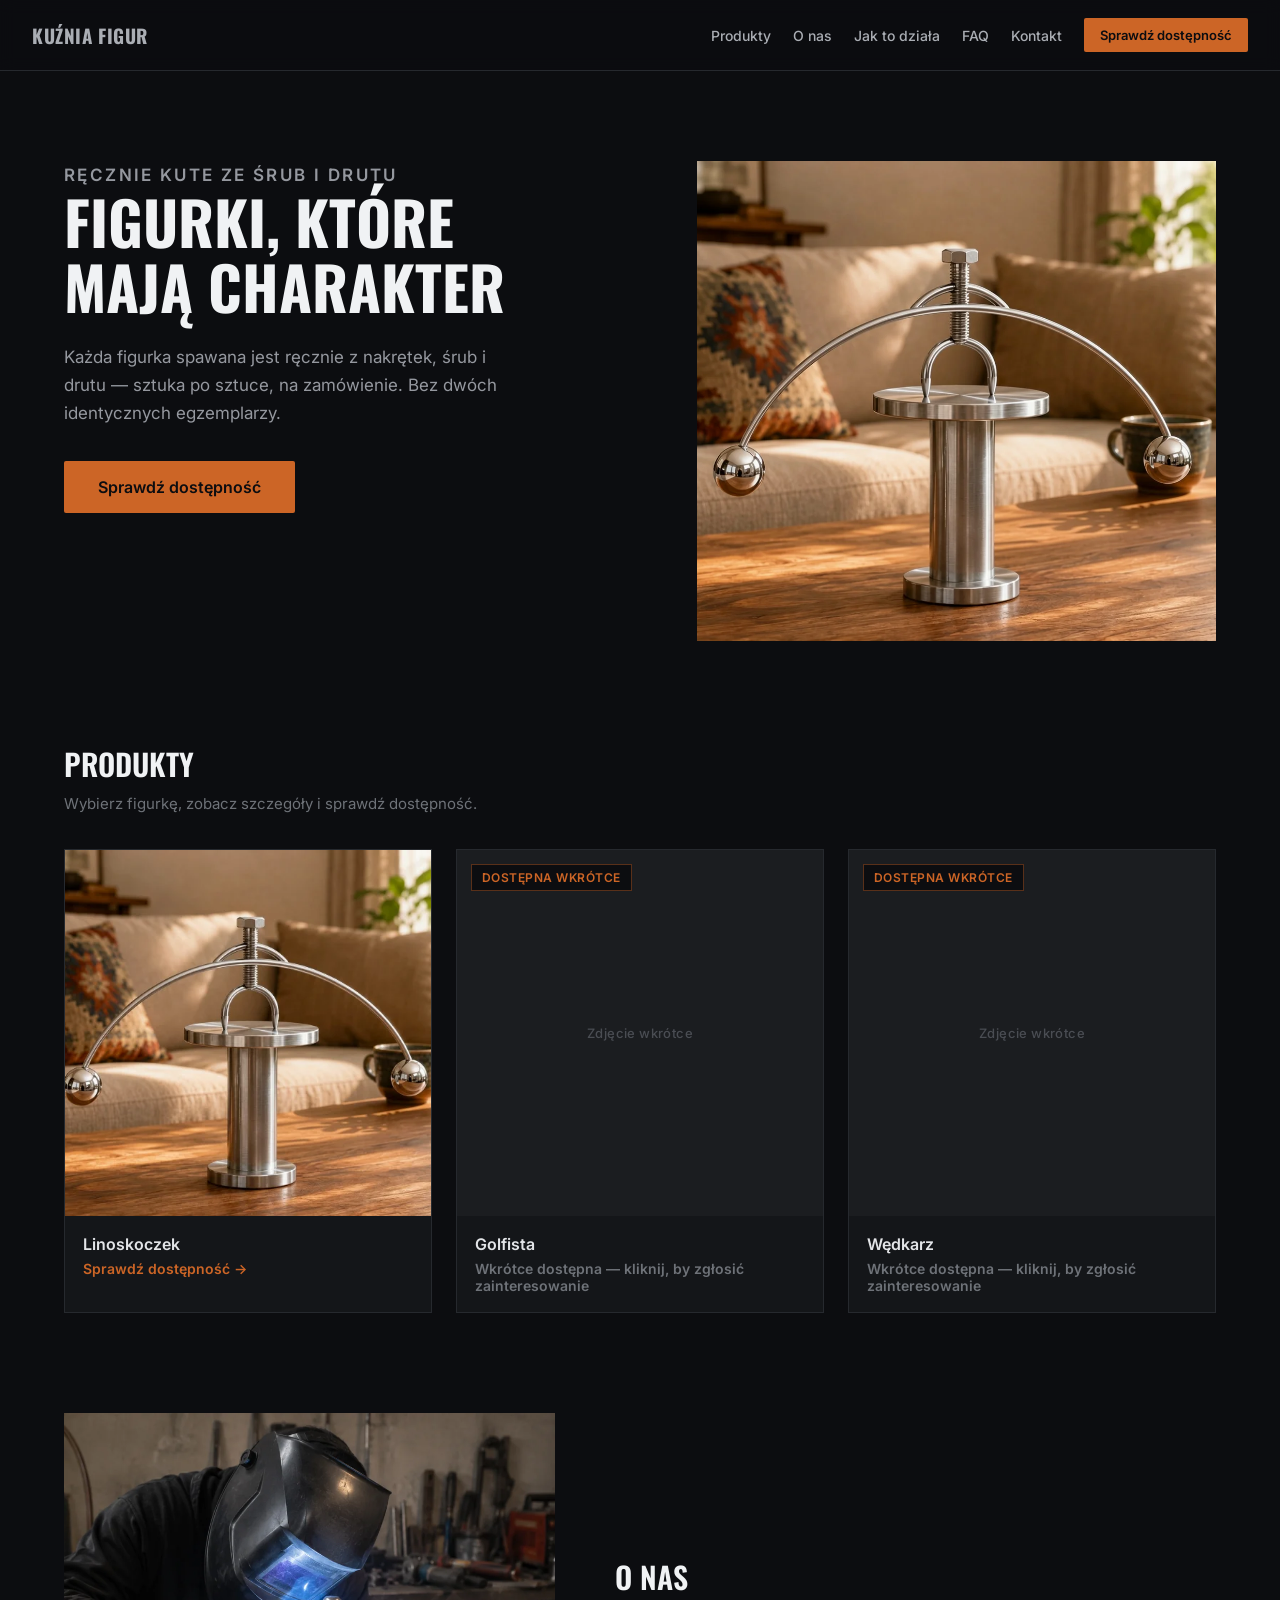
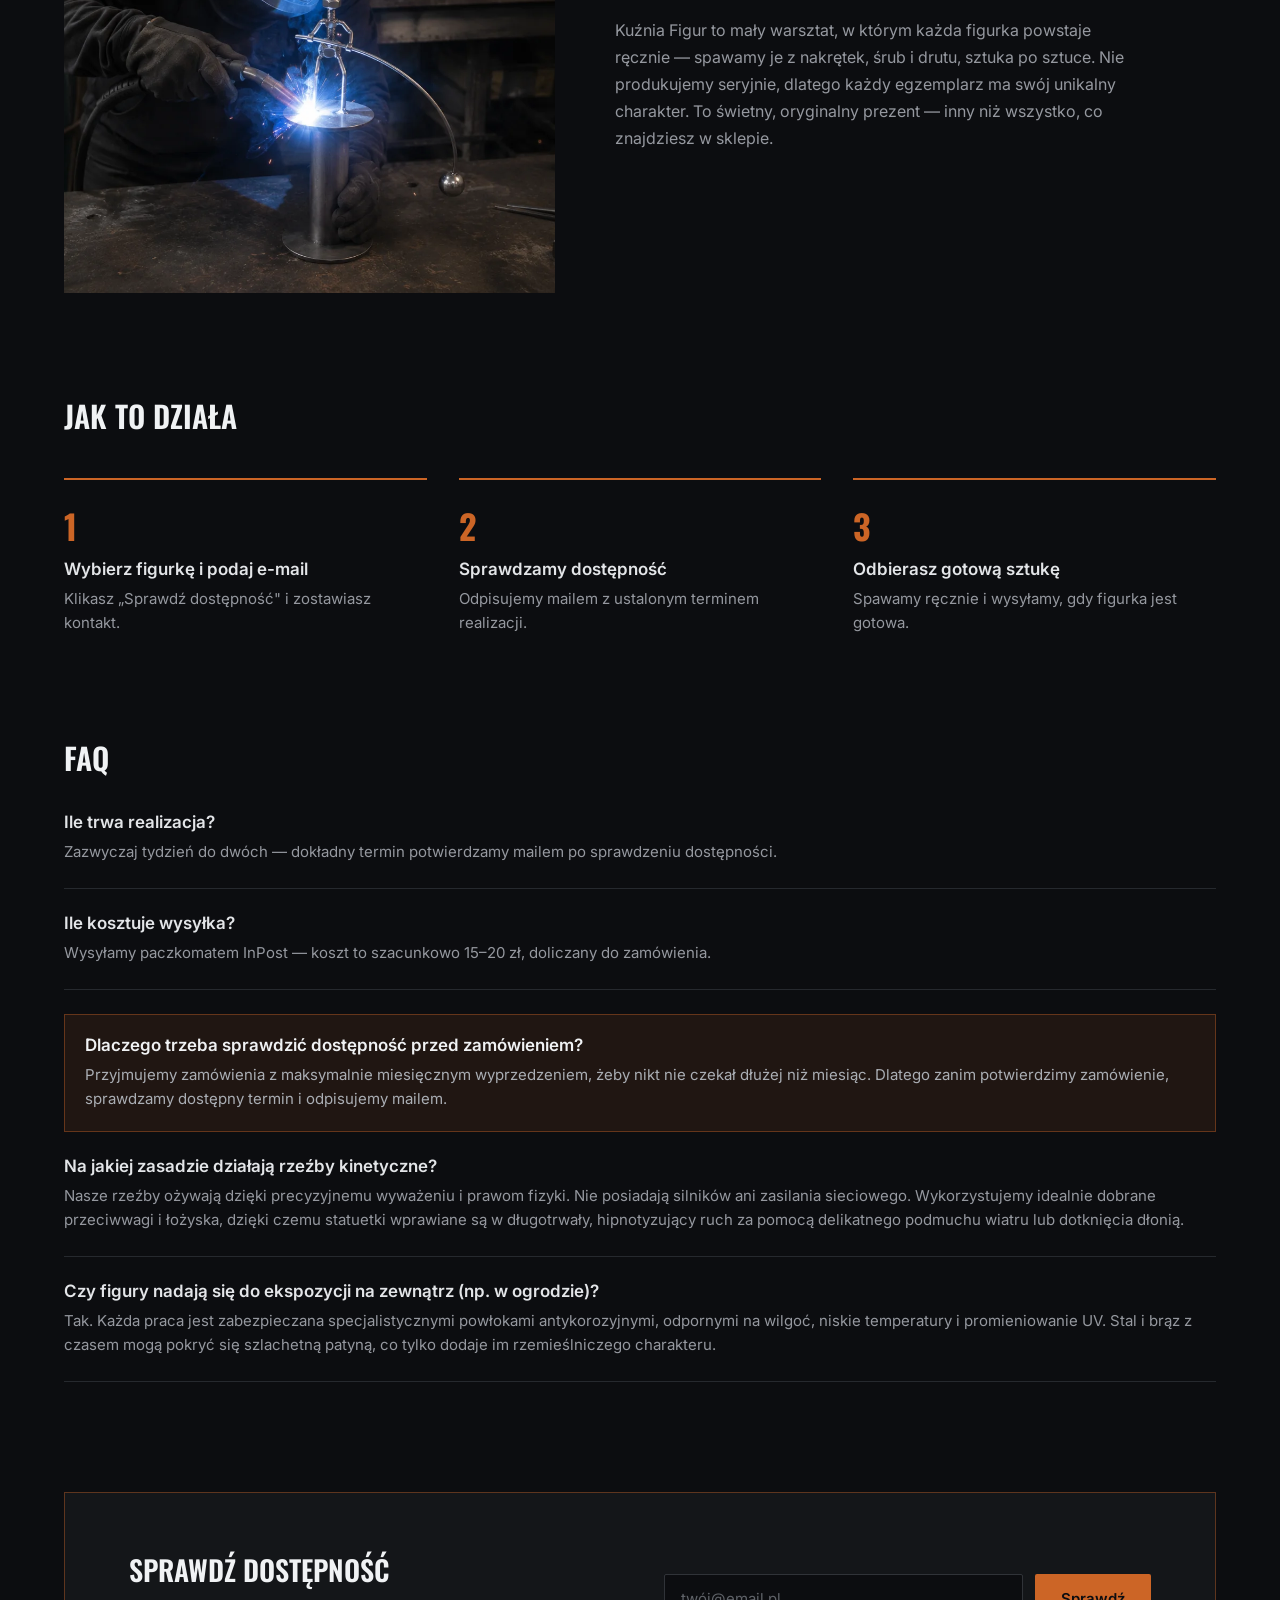
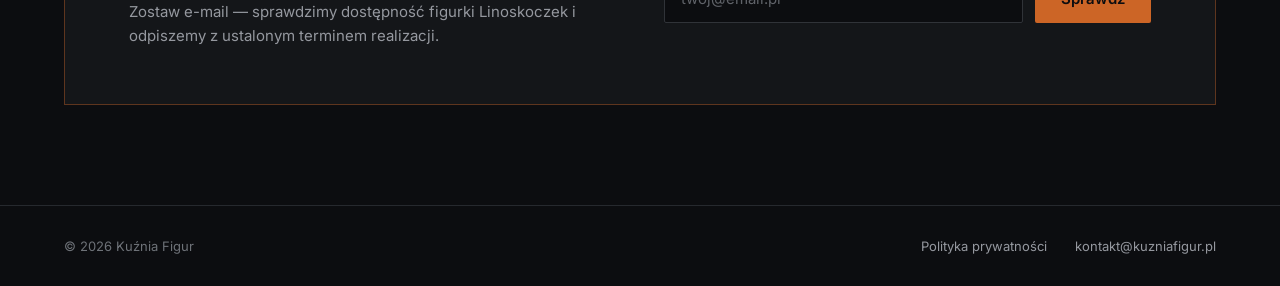
<file: index.html>
<!doctype html>
<html lang="pl">
  <head>
    <meta charset="utf-8" />
    <meta name="viewport" content="width=device-width, initial-scale=1" />
    <title>Kuźnia Figur — ręcznie kute figurki kinetyczne ze stali</title>
    <meta
      name="description"
      content="Ręcznie spawane figurki kinetyczne z nakrętek, śrub i drutu — sztuka po sztuce, na zamówienie. Sprawdź dostępność i zamów oryginalny prezent."
    />
    <link rel="canonical" href="https://kuzniafigur.pl/" />

    <meta property="og:type" content="website" />
    <meta property="og:locale" content="pl_PL" />
    <meta
      property="og:title"
      content="Kuźnia Figur — ręcznie kute figurki kinetyczne ze stali"
    />
    <meta
      property="og:description"
      content="Ręcznie spawane figurki kinetyczne z nakrętek, śrub i drutu. Sztuka po sztuce, na zamówienie."
    />
    <meta
      property="og:image"
      content="https://kuzniafigur.pl/images/hero.webp"
    />
    <meta property="og:url" content="https://kuzniafigur.pl/" />
    <meta name="twitter:card" content="summary_large_image" />

    <meta name="theme-color" content="#28241f" />
    <link rel="icon" type="image/svg+xml" href="favicon.svg" />

    <link rel="preconnect" href="https://fonts.googleapis.com" />
    <link rel="preconnect" href="https://fonts.gstatic.com" crossorigin />
    <link
      href="https://fonts.googleapis.com/css2?family=Oswald:wght@400;500;600;700&family=Inter:wght@400;500;600;700&display=swap"
      rel="stylesheet"
    />
    <link rel="stylesheet" href="styles.css" />

    <script>
      window.dataLayer = window.dataLayer || [];
      function gtag() {
        dataLayer.push(arguments);
      }
      gtag("js", new Date());
      gtag("config", "G-BTCXJ7RS1F");
    </script>
    <script
      async
      src="https://www.googletagmanager.com/gtag/js?id=G-BTCXJ7RS1F"
    ></script>

    <script type="application/ld+json">
      {
        "@context": "https://schema.org",
        "@type": "Organization",
        "name": "Kuźnia Figur",
        "url": "https://kuzniafigur.pl/",
        "logo": "https://kuzniafigur.pl/favicon.svg",
        "email": "kontakt@kuzniafigur.pl",
        "description": "Warsztat ręcznie spawający figurki kinetyczne z nakrętek, śrub i drutu, na zamówienie."
      }
    </script>
    <script type="application/ld+json">
      {
        "@context": "https://schema.org",
        "@type": "FAQPage",
        "mainEntity": [
          {
            "@type": "Question",
            "name": "Ile trwa realizacja?",
            "acceptedAnswer": {
              "@type": "Answer",
              "text": "Zazwyczaj tydzień do dwóch — dokładny termin potwierdzamy mailem po sprawdzeniu dostępności."
            }
          },
          {
            "@type": "Question",
            "name": "Ile kosztuje wysyłka?",
            "acceptedAnswer": {
              "@type": "Answer",
              "text": "Wysyłamy paczkomatem InPost — koszt to szacunkowo 15–20 zł, doliczany do zamówienia."
            }
          },
          {
            "@type": "Question",
            "name": "Dlaczego trzeba sprawdzić dostępność przed zamówieniem?",
            "acceptedAnswer": {
              "@type": "Answer",
              "text": "Przyjmujemy zamówienia z maksymalnie miesięcznym wyprzedzeniem, żeby nikt nie czekał dłużej niż miesiąc. Dlatego zanim potwierdzimy zamówienie, sprawdzamy dostępny termin i odpisujemy mailem."
            }
          },
          {
            "@type": "Question",
            "name": "Na jakiej zasadzie działają rzeźby kinetyczne?",
            "acceptedAnswer": {
              "@type": "Answer",
              "text": "Nasze rzeźby ożywają dzięki precyzyjnemu wyważeniu i prawom fizyki. Nie posiadają silników ani zasilania sieciowego. Wykorzystujemy idealnie dobrane przeciwwagi i łożyska, dzięki czemu statuetki wprawiane są w długotrwały, hipnotyzujący ruch za pomocą delikatnego podmuchu wiatru lub dotknięcia dłonią."
            }
          },
          {
            "@type": "Question",
            "name": "Czy figury nadają się do ekspozycji na zewnątrz (np. w ogrodzie)?",
            "acceptedAnswer": {
              "@type": "Answer",
              "text": "Tak. Każda praca jest zabezpieczana specjalistycznymi powłokami antykorozyjnymi, odpornymi na wilgoć, niskie temperatury i promieniowanie UV. Stal i brąz z czasem mogą pokryć się szlachetną patyną, co tylko dodaje im rzemieślniczego charakteru."
            }
          }
        ]
      }
    </script>
  </head>
  <body>
    <a class="skip-link" href="#main">Przejdź do treści</a>

    <header class="nav">
      <a href="#main" class="nav-brand">Kuźnia&nbsp;Figur</a>
      <nav class="nav-links" aria-label="Główna nawigacja">
        <a href="#produkty">Produkty</a>
        <a href="#o-nas">O nas</a>
        <a href="#jak-to-dziala">Jak to działa</a>
        <a href="#faq">FAQ</a>
        <a href="#kontakt">Kontakt</a>
        <a href="#sprawdz-dostepnosc" class="btn btn-nav" data-cta="nav"
          >Sprawdź dostępność</a
        >
      </nav>
    </header>

    <main id="main">
      <div class="container">
        <section class="hero">
          <div>
            <p class="eyebrow">Ręcznie kute ze śrub i drutu</p>
            <h1>Figurki, które<br />mają charakter</h1>
            <p>
              Każda figurka spawana jest ręcznie z nakrętek, śrub i drutu —
              sztuka po sztuce, na zamówienie. Bez dwóch identycznych
              egzemplarzy.
            </p>
            <div style="margin-top: 34px">
              <a href="#sprawdz-dostepnosc" class="btn btn-lg" data-cta="hero"
                >Sprawdź dostępność</a
              >
            </div>
          </div>
          <div class="hero-media">
            <img
              src="images/hero.webp"
              width="1120"
              height="928"
              alt="Figurka kinetyczna Kuźni Figur na stoliku w salonie"
              fetchpriority="high"
            />
          </div>
        </section>

        <section id="produkty" class="products">
          <h2 class="section-title">Produkty</h2>
          <p class="section-subtitle">
            Wybierz figurkę, zobacz szczegóły i sprawdź dostępność.
          </p>
          <div class="product-grid">
            <a
              class="product-card"
              href="linoskoczek.html"
              data-cta="product-card"
            >
              <div class="thumb">
                <img
                  src="images/product-linoskoczek.webp"
                  width="616"
                  height="510"
                  alt="Figurka linoskoczka balansująca na kuli"
                  loading="lazy"
                />
              </div>
              <div class="product-card-body">
                <div class="product-card-name">Linoskoczek</div>
                <div class="product-card-cta">Sprawdź dostępność →</div>
              </div>
            </a>

            <div
              class="product-card coming-soon"
              role="button"
              tabindex="0"
              data-interest="Golfista"
            >
              <span class="badge">Dostępna wkrótce</span>
              <div class="thumb">
                <span class="placeholder-text">Zdjęcie wkrótce</span>
              </div>
              <div class="product-card-body">
                <div class="product-card-name">Golfista</div>
                <div class="product-card-status">
                  Wkrótce dostępna — kliknij, by zgłosić zainteresowanie
                </div>
              </div>
            </div>

            <div
              class="product-card coming-soon"
              role="button"
              tabindex="0"
              data-interest="Wędkarz"
            >
              <span class="badge">Dostępna wkrótce</span>
              <div class="thumb">
                <span class="placeholder-text">Zdjęcie wkrótce</span>
              </div>
              <div class="product-card-body">
                <div class="product-card-name">Wędkarz</div>
                <div class="product-card-status">
                  Wkrótce dostępna — kliknij, by zgłosić zainteresowanie
                </div>
              </div>
            </div>
          </div>
        </section>

        <section id="o-nas" class="about">
          <div class="about-grid">
            <div class="about-media">
              <img
                src="images/about-workshop.webp"
                width="1126"
                height="901"
                alt="Spawanie figurki kinetycznej w warsztacie Kuźni Figur"
                loading="lazy"
              />
            </div>
            <div>
              <h2 class="section-title">O nas</h2>
              <p>
                Kuźnia Figur to mały warsztat, w którym każda figurka powstaje
                ręcznie — spawamy je z nakrętek, śrub i drutu, sztuka po sztuce.
                Nie produkujemy seryjnie, dlatego każdy egzemplarz ma swój
                unikalny charakter. To świetny, oryginalny prezent — inny niż
                wszystko, co znajdziesz w sklepie.
              </p>
            </div>
          </div>
        </section>

        <section id="jak-to-dziala" class="steps">
          <h2 class="section-title">Jak to działa</h2>
          <div class="step-grid">
            <div class="step">
              <div class="step-number">1</div>
              <h3>Wybierz figurkę i podaj e-mail</h3>
              <p>Klikasz „Sprawdź dostępność" i zostawiasz kontakt.</p>
            </div>
            <div class="step">
              <div class="step-number">2</div>
              <h3>Sprawdzamy dostępność</h3>
              <p>Odpisujemy mailem z ustalonym terminem realizacji.</p>
            </div>
            <div class="step">
              <div class="step-number">3</div>
              <h3>Odbierasz gotową sztukę</h3>
              <p>Spawamy ręcznie i wysyłamy, gdy figurka jest gotowa.</p>
            </div>
          </div>
        </section>

        <section id="faq" class="faq">
          <h2 class="section-title">FAQ</h2>
          <div class="faq-list">
            <div class="faq-item">
              <h3>Ile trwa realizacja?</h3>
              <p>
                Zazwyczaj tydzień do dwóch — dokładny termin potwierdzamy mailem
                po sprawdzeniu dostępności.
              </p>
            </div>
            <div class="faq-item">
              <h3>Ile kosztuje wysyłka?</h3>
              <p>
                Wysyłamy paczkomatem InPost — koszt to szacunkowo 15–20 zł,
                doliczany do zamówienia.
              </p>
            </div>
            <div class="faq-item highlight">
              <h3>Dlaczego trzeba sprawdzić dostępność przed zamówieniem?</h3>
              <p>
                Przyjmujemy zamówienia z maksymalnie miesięcznym wyprzedzeniem,
                żeby nikt nie czekał dłużej niż miesiąc. Dlatego zanim
                potwierdzimy zamówienie, sprawdzamy dostępny termin i odpisujemy
                mailem.
              </p>
            </div>
            <div class="faq-item">
              <h3>Na jakiej zasadzie działają rzeźby kinetyczne?</h3>
              <p>
                Nasze rzeźby ożywają dzięki precyzyjnemu wyważeniu i prawom
                fizyki. Nie posiadają silników ani zasilania sieciowego.
                Wykorzystujemy idealnie dobrane przeciwwagi i łożyska, dzięki
                czemu statuetki wprawiane są w długotrwały, hipnotyzujący ruch
                za pomocą delikatnego podmuchu wiatru lub dotknięcia dłonią.
              </p>
            </div>
            <div class="faq-item">
              <h3>
                Czy figury nadają się do ekspozycji na zewnątrz (np. w
                ogrodzie)?
              </h3>
              <p>
                Tak. Każda praca jest zabezpieczana specjalistycznymi powłokami
                antykorozyjnymi, odpornymi na wilgoć, niskie temperatury i
                promieniowanie UV. Stal i brąz z czasem mogą pokryć się
                szlachetną patyną, co tylko dodaje im rzemieślniczego
                charakteru.
              </p>
            </div>
          </div>
        </section>

        <section id="sprawdz-dostepnosc" class="availability">
          <div class="availability-panel">
            <div>
              <h2>Sprawdź dostępność</h2>
              <p>
                Zostaw e-mail — sprawdzimy dostępność figurki Linoskoczek i
                odpiszemy z ustalonym terminem realizacji.
              </p>
            </div>
            <div>
              <form class="lead-form" data-figure="Linoskoczek">
                <label class="visually-hidden" for="home-email"
                  >Adres e-mail</label
                >
                <div class="field-row">
                  <input
                    type="email"
                    id="home-email"
                    name="email"
                    required
                    placeholder="twój@email.pl"
                    autocomplete="email"
                  />
                  <button type="submit" class="btn btn-form">Sprawdź</button>
                </div>
                <input
                  type="text"
                  name="company"
                  class="hp-field"
                  tabindex="-1"
                  autocomplete="off"
                  aria-hidden="true"
                />
              </form>
              <p class="form-success" hidden>
                Dzięki! Sprawdzimy dostępność figurki „Linoskoczek” i odezwiemy
                się mailem z terminem realizacji.
              </p>
            </div>
          </div>
        </section>
      </div>
    </main>

    <footer id="kontakt" class="site-footer">
      <small>© 2026 Kuźnia Figur</small>
      <div class="footer-links">
        <a href="polityka-prywatnosci.html">Polityka prywatności</a>
        <a href="mailto:kontakt@kuzniafigur.pl">kontakt@kuzniafigur.pl</a>
      </div>
    </footer>

    <script src="script.js"></script>
  </body>
</html>
</file>
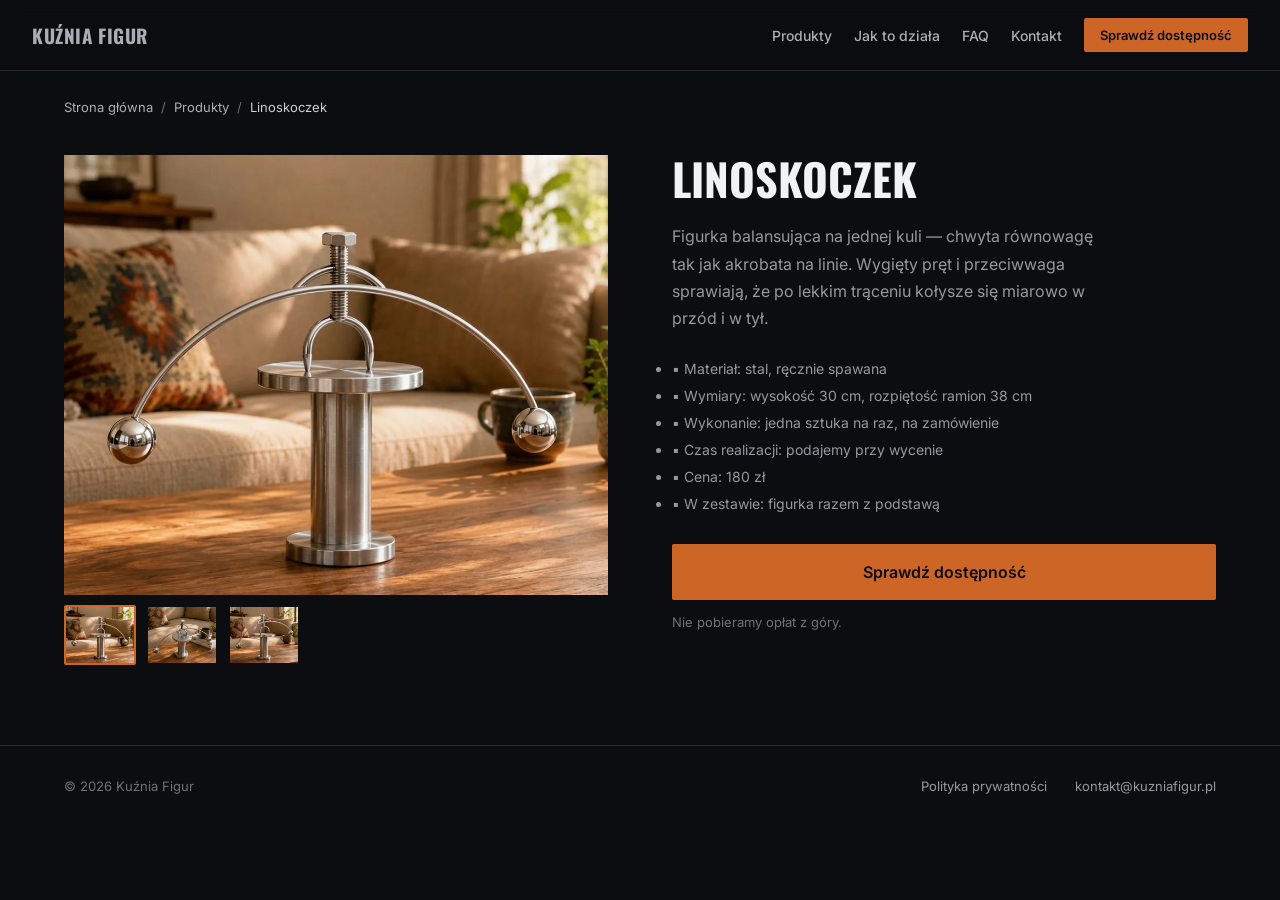
<file: linoskoczek.html>
<!doctype html>
<html lang="pl">
  <head>
    <meta charset="utf-8" />
    <meta name="viewport" content="width=device-width, initial-scale=1" />
    <title>Linoskoczek — figurka kinetyczna | Kuźnia Figur</title>
    <meta
      name="description"
      content="Linoskoczek — ręcznie spawana figurka kinetyczna balansująca na jednej kuli. Stal, na zamówienie, 180 zł. Sprawdź dostępność bez opłat z góry."
    />
    <link rel="canonical" href="https://kuzniafigur.pl/linoskoczek.html" />

    <meta property="og:type" content="product" />
    <meta property="og:locale" content="pl_PL" />
    <meta
      property="og:title"
      content="Linoskoczek — figurka kinetyczna | Kuźnia Figur"
    />
    <meta
      property="og:description"
      content="Ręcznie spawana figurka kinetyczna balansująca na jednej kuli. Stal, na zamówienie, 180 zł."
    />
    <meta
      property="og:image"
      content="https://kuzniafigur.pl/images/linoskoczek-detail.webp"
    />
    <meta property="og:url" content="https://kuzniafigur.pl/linoskoczek.html" />
    <meta name="twitter:card" content="summary_large_image" />

    <meta name="theme-color" content="#28241f" />
    <link rel="icon" type="image/svg+xml" href="favicon.svg" />

    <link rel="preconnect" href="https://fonts.googleapis.com" />
    <link rel="preconnect" href="https://fonts.gstatic.com" crossorigin />
    <link
      href="https://fonts.googleapis.com/css2?family=Oswald:wght@400;500;600;700&family=Inter:wght@400;500;600;700&display=swap"
      rel="stylesheet"
    />
    <link rel="stylesheet" href="styles.css" />

    <script>
      window.dataLayer = window.dataLayer || [];
      function gtag() {
        dataLayer.push(arguments);
      }
      gtag("js", new Date());
      gtag("config", "G-BTCXJ7RS1F");
    </script>
    <script
      async
      src="https://www.googletagmanager.com/gtag/js?id=G-BTCXJ7RS1F"
    ></script>

    <script type="application/ld+json">
      {
        "@context": "https://schema.org",
        "@type": "Product",
        "name": "Linoskoczek",
        "image": "https://kuzniafigur.pl/images/linoskoczek-detail.webp",
        "description": "Figurka balansująca na jednej kuli — chwyta równowagę tak jak akrobata na linie. Ręcznie spawana ze stali.",
        "brand": { "@type": "Brand", "name": "Kuźnia Figur" },
        "offers": {
          "@type": "Offer",
          "priceCurrency": "PLN",
          "price": "180",
          "availability": "https://schema.org/PreOrder",
          "url": "https://kuzniafigur.pl/linoskoczek.html"
        }
      }
    </script>
    <script type="application/ld+json">
      {
        "@context": "https://schema.org",
        "@type": "BreadcrumbList",
        "itemListElement": [
          {
            "@type": "ListItem",
            "position": 1,
            "name": "Strona główna",
            "item": "https://kuzniafigur.pl/"
          },
          {
            "@type": "ListItem",
            "position": 2,
            "name": "Produkty",
            "item": "https://kuzniafigur.pl/#produkty"
          },
          {
            "@type": "ListItem",
            "position": 3,
            "name": "Linoskoczek",
            "item": "https://kuzniafigur.pl/linoskoczek.html"
          }
        ]
      }
    </script>
  </head>
  <body>
    <a class="skip-link" href="#main">Przejdź do treści</a>

    <header class="nav">
      <a href="index.html" class="nav-brand">Kuźnia&nbsp;Figur</a>
      <nav class="nav-links" aria-label="Główna nawigacja">
        <a href="index.html#produkty">Produkty</a>
        <a href="index.html#jak-to-dziala">Jak to działa</a>
        <a href="index.html#faq">FAQ</a>
        <a href="index.html#kontakt">Kontakt</a>
        <a
          href="#"
          class="btn btn-nav"
          data-cta="nav"
          data-open-modal="availability-modal"
          >Sprawdź dostępność</a
        >
      </nav>
    </header>

    <main id="main">
      <div class="container">
        <nav class="breadcrumb" aria-label="Okruszki nawigacyjne">
          <a href="index.html">Strona główna</a>
          <span>/</span>
          <a href="index.html#produkty">Produkty</a>
          <span>/</span>
          <span class="current">Linoskoczek</span>
        </nav>

        <section class="product-detail">
          <div>
            <div class="product-media">
              <img
                id="product-main-image"
                src="images/linoskoczek-detail.webp"
                width="1024"
                height="848"
                alt="Figurka kinetyczna Linoskoczek balansująca na jednej kuli"
                fetchpriority="high"
              />
            </div>
            <div class="product-thumbs">
              <button
                type="button"
                class="thumb-btn active"
                data-full="images/linoskoczek-detail.webp"
                data-alt="Figurka kinetyczna Linoskoczek balansująca na jednej kuli"
                aria-label="Pokaż zdjęcie: figurka balansująca na jednej kuli"
              >
                <img src="images/linoskoczek-detail.webp" width="120" height="99" alt="" loading="lazy" />
              </button>
              <button
                type="button"
                class="thumb-btn"
                data-full="images/linoskoczek-gallery-2.webp"
                data-alt="Figurka kinetyczna Linoskoczek na stoliku, widok z bliska"
                aria-label="Pokaż zdjęcie: widok z bliska na stoliku"
              >
                <img src="images/linoskoczek-gallery-2.webp" width="120" height="111" alt="" loading="lazy" />
              </button>
              <button
                type="button"
                class="thumb-btn"
                data-full="images/linoskoczek-gallery-3.webp"
                data-alt="Figurka kinetyczna Linoskoczek w salonie"
                aria-label="Pokaż zdjęcie: figurka w salonie"
              >
                <img src="images/linoskoczek-gallery-3.webp" width="120" height="99" alt="" loading="lazy" />
              </button>
            </div>
          </div>
          <div>
            <h1 class="product-title">Linoskoczek</h1>
            <p class="product-desc">
              Figurka balansująca na jednej kuli — chwyta równowagę tak jak
              akrobata na linie. Wygięty pręt i przeciwwaga sprawiają, że po
              lekkim trąceniu kołysze się miarowo w przód i w tył.
            </p>
            <ul class="product-specs">
              <li>▪ Materiał: stal, ręcznie spawana</li>
              <li>▪ Wymiary: wysokość 30 cm, rozpiętość ramion 38 cm</li>
              <li>▪ Wykonanie: jedna sztuka na raz, na zamówienie</li>
              <li>▪ Czas realizacji: podajemy przy wycenie</li>
              <li>▪ Cena: 180 zł</li>
              <li>▪ W zestawie: figurka razem z podstawą</li>
            </ul>
            <button
              class="btn btn-lg btn-block"
              style="margin-top: 32px"
              data-cta="product"
              data-open-modal="availability-modal"
            >
              Sprawdź dostępność
            </button>
            <p class="form-note">Nie pobieramy opłat z góry.</p>
          </div>
        </section>
      </div>
    </main>

    <footer id="kontakt" class="site-footer">
      <small>© 2026 Kuźnia Figur</small>
      <div class="footer-links">
        <a href="polityka-prywatnosci.html">Polityka prywatności</a>
        <a href="mailto:kontakt@kuzniafigur.pl">kontakt@kuzniafigur.pl</a>
      </div>
    </footer>

    <div class="modal-overlay" id="availability-modal" hidden>
      <div
        class="modal"
        role="dialog"
        aria-modal="true"
        aria-labelledby="modal-title"
      >
        <button class="modal-close" data-close-modal aria-label="Zamknij">
          ×
        </button>
        <h2 id="modal-title">Sprawdź dostępność</h2>
        <p class="modal-intro">
          Zostaw maila — sprawdzimy dostępność tej figurki i odpiszemy z
          ustalonym terminem realizacji. Nie pobieramy opłat z góry.
        </p>
        <form class="lead-form" data-figure="Linoskoczek">
          <label class="visually-hidden" for="modal-email">Adres e-mail</label>
          <input
            type="email"
            id="modal-email"
            name="email"
            required
            placeholder="twój@email.pl"
            autocomplete="email"
          />
          <input
            type="text"
            name="company"
            class="hp-field"
            tabindex="-1"
            autocomplete="off"
            aria-hidden="true"
          />
          <button type="submit" class="btn btn-form">Sprawdź dostępność</button>
        </form>
        <p class="form-success" hidden>
          Dzięki! Sprawdzimy dostępność i odezwiemy się mailem z terminem
          realizacji.
        </p>
      </div>
    </div>

    <script src="script.js"></script>
  </body>
</html>
</file>
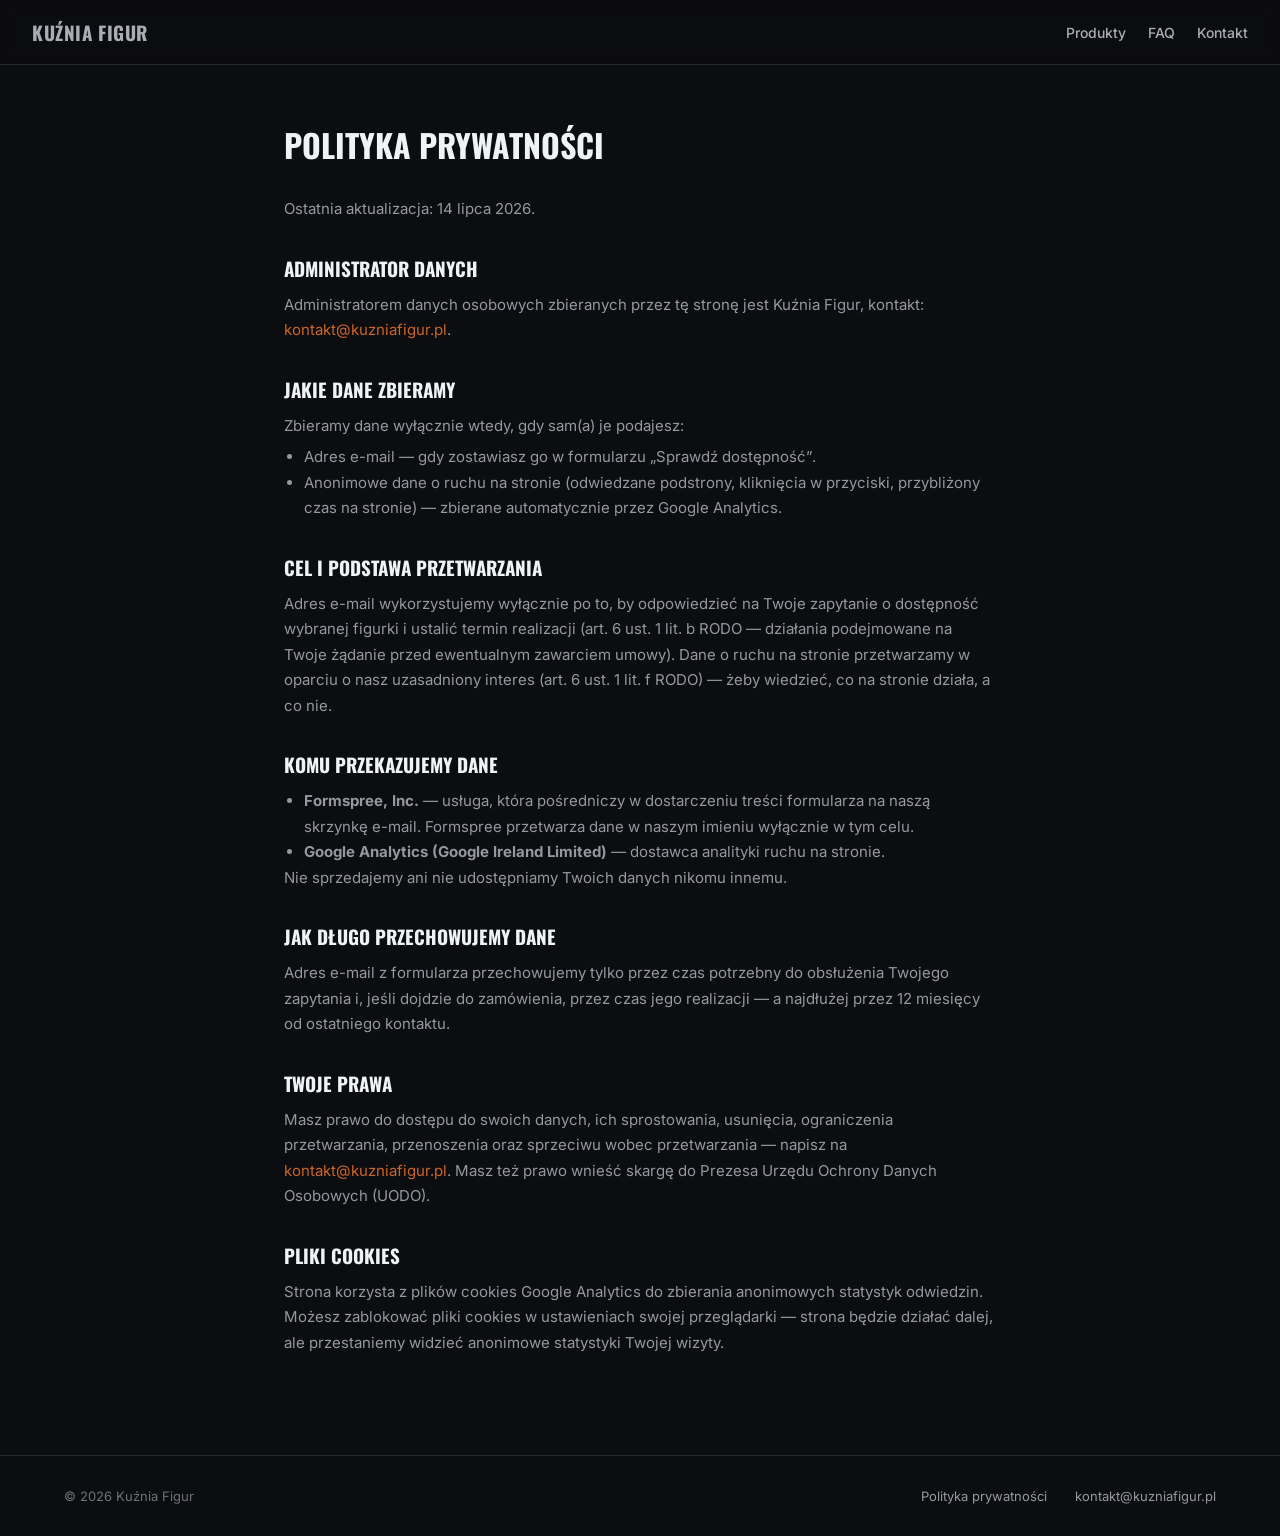
<file: polityka-prywatnosci.html>
<!doctype html>
<html lang="pl">
  <head>
    <meta charset="utf-8" />
    <meta name="viewport" content="width=device-width, initial-scale=1" />
    <title>Polityka prywatności | Kuźnia Figur</title>
    <meta
      name="description"
      content="Polityka prywatności Kuźni Figur — jakie dane zbieramy przez formularz kontaktowy, jak je przetwarzamy i jakie masz prawa."
    />
    <link rel="canonical" href="https://kuzniafigur.pl/polityka-prywatnosci.html" />
    <meta name="theme-color" content="#28241f" />
    <link rel="icon" type="image/svg+xml" href="favicon.svg" />

    <link rel="preconnect" href="https://fonts.googleapis.com" />
    <link rel="preconnect" href="https://fonts.gstatic.com" crossorigin />
    <link
      href="https://fonts.googleapis.com/css2?family=Oswald:wght@400;500;600;700&family=Inter:wght@400;500;600;700&display=swap"
      rel="stylesheet"
    />
    <link rel="stylesheet" href="styles.css" />

    <script>
      window.dataLayer = window.dataLayer || [];
      function gtag() {
        dataLayer.push(arguments);
      }
      gtag("js", new Date());
      gtag("config", "G-BTCXJ7RS1F");
    </script>
    <script
      async
      src="https://www.googletagmanager.com/gtag/js?id=G-BTCXJ7RS1F"
    ></script>

    <style>
      .legal { max-width: 760px; margin: 0 auto; padding: 56px 24px 100px; }
      .legal h1 { font-family: var(--font-display); font-size: 32px; color: var(--text-bright); text-transform: uppercase; margin-bottom: 28px; }
      .legal h2 { font-family: var(--font-display); font-size: 19px; color: var(--text-bright); text-transform: uppercase; margin: 32px 0 10px; }
      .legal p, .legal li { color: var(--text-dim); font-size: 15px; line-height: 1.7; }
      .legal ul { padding-left: 20px; margin-top: 6px; }
      .legal a { color: var(--accent); }
    </style>
  </head>
  <body>
    <a class="skip-link" href="#main">Przejdź do treści</a>

    <header class="nav">
      <a href="index.html" class="nav-brand">Kuźnia&nbsp;Figur</a>
      <nav class="nav-links" aria-label="Główna nawigacja">
        <a href="index.html#produkty">Produkty</a>
        <a href="index.html#faq">FAQ</a>
        <a href="index.html#kontakt">Kontakt</a>
      </nav>
    </header>

    <main id="main">
      <div class="legal">
        <h1>Polityka prywatności</h1>
        <p>Ostatnia aktualizacja: 14 lipca 2026.</p>

        <h2>Administrator danych</h2>
        <p>
          Administratorem danych osobowych zbieranych przez tę stronę jest
          Kuźnia Figur, kontakt: <a href="mailto:kontakt@kuzniafigur.pl">kontakt@kuzniafigur.pl</a>.
        </p>

        <h2>Jakie dane zbieramy</h2>
        <p>Zbieramy dane wyłącznie wtedy, gdy sam(a) je podajesz:</p>
        <ul>
          <li>Adres e-mail — gdy zostawiasz go w formularzu „Sprawdź dostępność”.</li>
          <li>Anonimowe dane o ruchu na stronie (odwiedzane podstrony, kliknięcia w przyciski, przybliżony czas na stronie) — zbierane automatycznie przez Google Analytics.</li>
        </ul>

        <h2>Cel i podstawa przetwarzania</h2>
        <p>
          Adres e-mail wykorzystujemy wyłącznie po to, by odpowiedzieć na
          Twoje zapytanie o dostępność wybranej figurki i ustalić termin
          realizacji (art. 6 ust. 1 lit. b RODO — działania podejmowane na
          Twoje żądanie przed ewentualnym zawarciem umowy). Dane o ruchu na
          stronie przetwarzamy w oparciu o nasz uzasadniony interes (art. 6
          ust. 1 lit. f RODO) — żeby wiedzieć, co na stronie działa, a co nie.
        </p>

        <h2>Komu przekazujemy dane</h2>
        <ul>
          <li>
            <strong>Formspree, Inc.</strong> — usługa, która pośredniczy w
            dostarczeniu treści formularza na naszą skrzynkę e-mail. Formspree
            przetwarza dane w naszym imieniu wyłącznie w tym celu.
          </li>
          <li>
            <strong>Google Analytics (Google Ireland Limited)</strong> —
            dostawca analityki ruchu na stronie.
          </li>
        </ul>
        <p>Nie sprzedajemy ani nie udostępniamy Twoich danych nikomu innemu.</p>

        <h2>Jak długo przechowujemy dane</h2>
        <p>
          Adres e-mail z formularza przechowujemy tylko przez czas potrzebny
          do obsłużenia Twojego zapytania i, jeśli dojdzie do zamówienia, przez
          czas jego realizacji — a najdłużej przez 12 miesięcy od ostatniego
          kontaktu.
        </p>

        <h2>Twoje prawa</h2>
        <p>
          Masz prawo do dostępu do swoich danych, ich sprostowania, usunięcia,
          ograniczenia przetwarzania, przenoszenia oraz sprzeciwu wobec
          przetwarzania — napisz na
          <a href="mailto:kontakt@kuzniafigur.pl">kontakt@kuzniafigur.pl</a>.
          Masz też prawo wnieść skargę do Prezesa Urzędu Ochrony Danych
          Osobowych (UODO).
        </p>

        <h2>Pliki cookies</h2>
        <p>
          Strona korzysta z plików cookies Google Analytics do zbierania
          anonimowych statystyk odwiedzin. Możesz zablokować pliki cookies w
          ustawieniach swojej przeglądarki — strona będzie działać dalej, ale
          przestaniemy widzieć anonimowe statystyki Twojej wizyty.
        </p>
      </div>
    </main>

    <footer id="kontakt" class="site-footer">
      <small>© 2026 Kuźnia Figur</small>
      <div class="footer-links">
        <a href="polityka-prywatnosci.html">Polityka prywatności</a>
        <a href="mailto:kontakt@kuzniafigur.pl">kontakt@kuzniafigur.pl</a>
      </div>
    </footer>
  </body>
</html>
</file>
<file: styles.css>
/* Kuźnia Figur — shared styles */

:root {
  --bg: oklch(0.16 0.006 260);
  --bg-raised: oklch(0.2 0.006 260);
  --bg-input: oklch(0.16 0.006 260);
  --border: oklch(0.28 0.01 260);
  --border-input: oklch(0.32 0.01 260);
  --text: oklch(0.92 0.005 260);
  --text-bright: oklch(0.96 0.004 260);
  --text-dim: oklch(0.68 0.01 260);
  --text-dimmer: oklch(0.55 0.01 260);
  --text-faint: oklch(0.42 0.01 260);
  --accent: oklch(0.62 0.15 48);
  --accent-hover: oklch(0.68 0.15 48);
  --accent-wash: oklch(0.62 0.15 48 / 0.1);
  --accent-border: oklch(0.62 0.15 48 / 0.4);
  --font-display: "Oswald", sans-serif;
  --font-body: "Inter", sans-serif;
  --container: 1312px;
}

* { margin: 0; padding: 0; box-sizing: border-box; }

html { background: var(--bg); }

body {
  background: var(--bg);
  font-family: var(--font-body);
  color: var(--text);
  position: relative;
}

a { text-decoration: none; color: inherit; }
a:link, a:visited { color: oklch(0.75 0.01 260); }
a:hover { color: oklch(0.95 0.005 260); }
input::placeholder { color: oklch(0.5 0.01 260); }
img { display: block; max-width: 100%; }
button { font-family: inherit; }

.visually-hidden {
  position: absolute;
  width: 1px; height: 1px;
  overflow: hidden;
  clip: rect(0 0 0 0);
  white-space: nowrap;
}

.skip-link {
  position: absolute;
  left: 8px;
  top: -48px;
  background: var(--accent);
  color: var(--bg);
  font-weight: 600;
  font-size: 14px;
  padding: 10px 16px;
  border-radius: 2px;
  z-index: 1000;
  transition: top 0.15s ease;
}
.skip-link:focus { top: 8px; }

.container {
  max-width: var(--container);
  margin: 0 auto;
  padding-left: 64px;
  padding-right: 64px;
}

.eyebrow {
  color: var(--accent);
  font-weight: 600;
  font-size: 14px;
  letter-spacing: 0.14em;
  text-transform: uppercase;
}

.section-title {
  font-family: var(--font-display);
  font-weight: 600;
  font-size: 30px;
  color: var(--text-bright);
  text-transform: uppercase;
}

.section-subtitle {
  color: var(--text-dimmer);
  font-size: 15px;
  margin-top: 8px;
}

/* nav */

.nav {
  position: sticky;
  top: 0;
  z-index: 50;
  display: flex;
  align-items: center;
  justify-content: space-between;
  gap: 24px;
  padding: 18px 32px;
  border-bottom: 1px solid var(--border);
  background: oklch(0.16 0.006 260 / 0.92);
  backdrop-filter: blur(8px);
  overflow-x: auto;
}

.nav-brand {
  display: flex;
  align-items: center;
  flex-shrink: 0;
  white-space: nowrap;
  font-family: var(--font-display);
  font-weight: 700;
  font-size: 19px;
  letter-spacing: 0.03em;
  color: var(--text-bright);
  text-transform: uppercase;
}

.nav-links {
  display: flex;
  gap: 22px;
  align-items: center;
  flex-shrink: 0;
}

.nav-links a:not(.btn) {
  font-size: 14px;
  font-weight: 500;
  white-space: nowrap;
}

.breadcrumb {
  display: flex;
  gap: 8px;
  font-size: 13px;
  color: var(--text-dimmer);
  padding: 28px 0 0;
}
.breadcrumb .current { color: oklch(0.85 0.005 260); }

/* buttons */

.btn {
  display: inline-block;
  background: var(--accent);
  color: var(--bg) !important;
  font-weight: 600;
  border: none;
  border-radius: 2px;
  cursor: pointer;
  white-space: nowrap;
  text-align: center;
}
.btn:hover { background: var(--accent-hover); }

.btn-nav { font-size: 13px; padding: 9px 16px; }
.btn-lg { font-size: 16px; padding: 16px 34px; }
.btn-block { width: 100%; display: block; padding: 18px 28px; }
.btn-form { font-size: 15px; padding: 14px 26px; }

/* hero */

.hero {
  display: grid;
  grid-template-columns: 1.05fr 0.95fr;
  gap: 60px;
  align-items: start;
  padding: 90px 0 100px;
}

.hero h1 {
  font-family: var(--font-display);
  font-weight: 700;
  font-size: 60px;
  line-height: 1.08;
  color: var(--text-bright);
  text-transform: uppercase;
  margin-bottom: 24px;
}

.hero p {
  font-size: 17px;
  line-height: 1.65;
  color: var(--text-dim);
  max-width: 440px;
}

.hero-media, .about-media {
  width: 100%;
  aspect-ratio: 454 / 561;
  max-height: 480px;
  background: oklch(0.5 0 0);
  overflow: hidden;
}

.hero-media img, .about-media img {
  width: 100%;
  height: 100%;
  object-fit: cover;
}

/* product grid */

.products {
  padding: 0 0 100px;
  scroll-margin-top: 90px;
}

.product-grid {
  display: grid;
  grid-template-columns: repeat(3, 1fr);
  gap: 24px;
  margin-top: 36px;
}

.product-card {
  background: var(--bg-raised);
  border: 1px solid var(--border);
  display: block;
  position: relative;
}

.product-card .thumb {
  aspect-ratio: 1 / 1;
  background: oklch(0.5 0 0);
  overflow: hidden;
}
.product-card .thumb img {
  width: 100%;
  height: 100%;
  object-fit: cover;
}

.product-card.coming-soon .thumb {
  background: oklch(0.23 0.006 260);
  display: flex;
  align-items: center;
  justify-content: center;
}
.product-card.coming-soon {
  cursor: pointer;
}
.product-card.coming-soon:hover,
.product-card.coming-soon:focus-visible {
  border-color: var(--accent-border);
}

.product-card-body { padding: 18px; }
.product-card-name { color: var(--text); font-weight: 600; font-size: 16px; }
.product-card-cta { color: var(--accent); font-size: 14px; margin-top: 6px; font-weight: 600; }
.product-card-status { color: var(--text-dimmer); font-size: 14px; margin-top: 6px; font-weight: 600; }

.badge {
  position: absolute;
  top: 14px;
  left: 14px;
  background: var(--bg);
  color: var(--accent);
  font-size: 12px;
  font-weight: 600;
  letter-spacing: 0.04em;
  text-transform: uppercase;
  padding: 5px 10px;
  border: 1px solid var(--accent-border);
  z-index: 2;
}

.placeholder-text {
  color: var(--text-faint);
  font-size: 13px;
  font-weight: 500;
  letter-spacing: 0.03em;
}

/* about */

.about {
  padding: 0 0 100px;
  scroll-margin-top: 90px;
}
.about-grid {
  display: grid;
  grid-template-columns: 0.9fr 1.1fr;
  gap: 60px;
  align-items: center;
}
.about p {
  color: var(--text-dim);
  font-size: 16px;
  line-height: 1.7;
  margin-top: 18px;
  max-width: 520px;
}

/* steps */

.steps {
  padding: 0 0 100px;
  scroll-margin-top: 90px;
}
.steps .section-title { margin-bottom: 40px; }
.step-grid {
  display: grid;
  grid-template-columns: repeat(3, 1fr);
  gap: 32px;
}
.step {
  border-top: 2px solid var(--accent);
  padding-top: 20px;
}
.step-number {
  font-family: var(--font-display);
  font-weight: 700;
  font-size: 34px;
  color: var(--accent);
}
.step h3 {
  color: var(--text);
  font-weight: 600;
  font-size: 17px;
  margin-top: 8px;
}
.step p {
  color: var(--text-dim);
  font-size: 15px;
  line-height: 1.6;
  margin-top: 8px;
}

/* faq */

.faq {
  padding: 0 0 110px;
  scroll-margin-top: 90px;
}
.faq .section-title { margin-bottom: 32px; }
.faq-list {
  display: flex;
  flex-direction: column;
  gap: 24px;
}
.faq-item {
  border-bottom: 1px solid var(--border);
  padding-bottom: 24px;
}
.faq-item.highlight {
  border: 1px solid var(--accent-border);
  border-bottom: 1px solid var(--accent-border);
  background: var(--accent-wash);
  padding: 20px;
}
.faq-item h3 {
  color: var(--text);
  font-weight: 600;
  font-size: 17px;
}
.faq-item.highlight h3 { color: var(--text-bright); }
.faq-item p {
  color: var(--text-dim);
  font-size: 15px;
  line-height: 1.6;
  margin-top: 8px;
}
.faq-item.highlight p { color: oklch(0.75 0.01 260); }

/* availability / lead form */

.availability {
  margin-bottom: 100px;
  scroll-margin-top: 90px;
}
.availability-panel {
  background: var(--bg-raised);
  border: 1px solid var(--accent-border);
  padding: 56px 64px;
  display: grid;
  grid-template-columns: 1fr 1fr;
  gap: 48px;
  align-items: center;
}
.availability h2 {
  font-family: var(--font-display);
  font-weight: 600;
  font-size: 28px;
  color: var(--text-bright);
  text-transform: uppercase;
}
.availability-panel > div:first-child p {
  color: var(--text-dim);
  font-size: 15px;
  margin-top: 10px;
  line-height: 1.6;
}

.field, .lead-form {
  display: flex;
  flex-direction: column;
  gap: 12px;
}
.lead-form[hidden] { display: none; }
.field-row { display: flex; gap: 12px; flex-wrap: wrap; }
.field-row input { flex: 1; min-width: 200px; }

input[type="email"], input[type="text"], select {
  background: var(--bg-input);
  border: 1px solid var(--border-input);
  color: var(--text);
  font-size: 15px;
  padding: 14px 16px;
  border-radius: 2px;
  outline: none;
  font-family: inherit;
}
input[type="email"]:focus, select:focus {
  border-color: var(--accent);
}

.form-note {
  color: var(--text-dimmer);
  font-size: 13px;
  margin-top: 14px;
}

.form-success {
  font-size: 15px;
  line-height: 1.6;
  color: oklch(0.75 0.01 260);
}

.hp-field { position: absolute; left: -9999px; width: 1px; height: 1px; }

/* product detail */

.product-detail {
  display: grid;
  grid-template-columns: 1fr 1fr;
  gap: 64px;
  align-items: start;
  padding: 40px 0 80px;
}
.product-media-row {
  display: flex;
  gap: 16px;
  align-items: flex-start;
}
.product-media {
  height: 440px;
  flex: 1;
  min-width: 0;
  background: oklch(0.5 0 0);
  overflow: hidden;
}
.product-media img {
  width: 100%;
  height: 100%;
  object-fit: cover;
}
.product-thumbs {
  display: flex;
  gap: 10px;
  margin-top: 10px;
}
.thumb-btn {
  width: 72px;
  height: 60px;
  padding: 0;
  border: 2px solid transparent;
  border-radius: 2px;
  background: none;
  cursor: pointer;
  overflow: hidden;
  flex-shrink: 0;
}
.thumb-btn img {
  width: 100%;
  height: 100%;
  object-fit: cover;
  display: block;
}
.thumb-btn.active,
.thumb-btn:hover {
  border-color: var(--accent);
}
.product-title {
  font-family: var(--font-display);
  font-weight: 700;
  font-size: 44px;
  line-height: 1.1;
  color: var(--text-bright);
  text-transform: uppercase;
}
.product-desc {
  font-size: 16px;
  line-height: 1.7;
  color: var(--text-dim);
  margin-top: 20px;
  max-width: 440px;
}
.product-specs {
  display: flex;
  flex-direction: column;
  gap: 10px;
  margin-top: 28px;
  font-size: 14px;
  color: var(--text-dim);
}

/* modal */

.modal-overlay {
  position: fixed;
  inset: 0;
  background: rgba(10, 9, 8, 0.7);
  display: flex;
  align-items: center;
  justify-content: center;
  z-index: 200;
  padding: 24px;
}
.modal-overlay[hidden] { display: none; }
.modal {
  background: var(--bg-raised);
  border: 1px solid var(--accent-border);
  max-width: 460px;
  width: 100%;
  padding: 40px;
  position: relative;
}
.modal-close {
  position: absolute;
  top: 16px;
  right: 16px;
  background: none;
  border: none;
  color: oklch(0.6 0.01 260);
  font-size: 22px;
  cursor: pointer;
  line-height: 1;
}
.modal-close:hover { color: oklch(0.9 0.005 260); }
.modal h2 {
  font-family: var(--font-display);
  font-weight: 600;
  font-size: 24px;
  color: var(--text-bright);
  text-transform: uppercase;
  margin-bottom: 16px;
  max-width: 360px;
}
.modal-intro {
  font-size: 15px;
  line-height: 1.6;
  color: var(--text-dim);
  margin-bottom: 22px;
}

/* footer */

.site-footer {
  border-top: 1px solid var(--border);
  padding: 32px 64px;
  display: flex;
  justify-content: space-between;
  align-items: center;
  max-width: 1440px;
  margin: 0 auto;
  scroll-margin-top: 90px;
  flex-wrap: wrap;
  gap: 16px;
}
.site-footer small { color: var(--text-dimmer); font-size: 13px; }
.footer-links { display: flex; gap: 28px; }
.footer-links a { font-size: 13px; color: var(--text-dim); }

/* related products */

.related {
  padding: 60px 0 100px;
  border-top: 1px solid var(--border);
  margin-top: 0;
}
.related .section-title { font-size: 26px; margin-bottom: 32px; }
.related-grid {
  display: grid;
  grid-template-columns: repeat(3, minmax(0, 1fr));
  gap: 24px;
}

/* responsive */

@media (max-width: 900px) {
  .container { padding-left: 24px; padding-right: 24px; }
  .nav { padding: 16px 24px; }
  .hero { grid-template-columns: 1fr; padding: 48px 0 56px; gap: 32px; }
  .hero h1 { font-size: 40px; }
  .product-grid { grid-template-columns: 1fr; }
  .about-grid { grid-template-columns: 1fr; }
  .step-grid { grid-template-columns: 1fr; gap: 28px; }
  .availability-panel { grid-template-columns: 1fr; padding: 32px 28px; }
  .product-detail { grid-template-columns: 1fr; padding: 24px 0 48px; gap: 32px; }
  .product-media { height: 320px; }
  .product-title { font-size: 32px; }
  .related-grid { grid-template-columns: 1fr; }
  .site-footer { padding: 24px; justify-content: center; text-align: center; }
}
</file>
